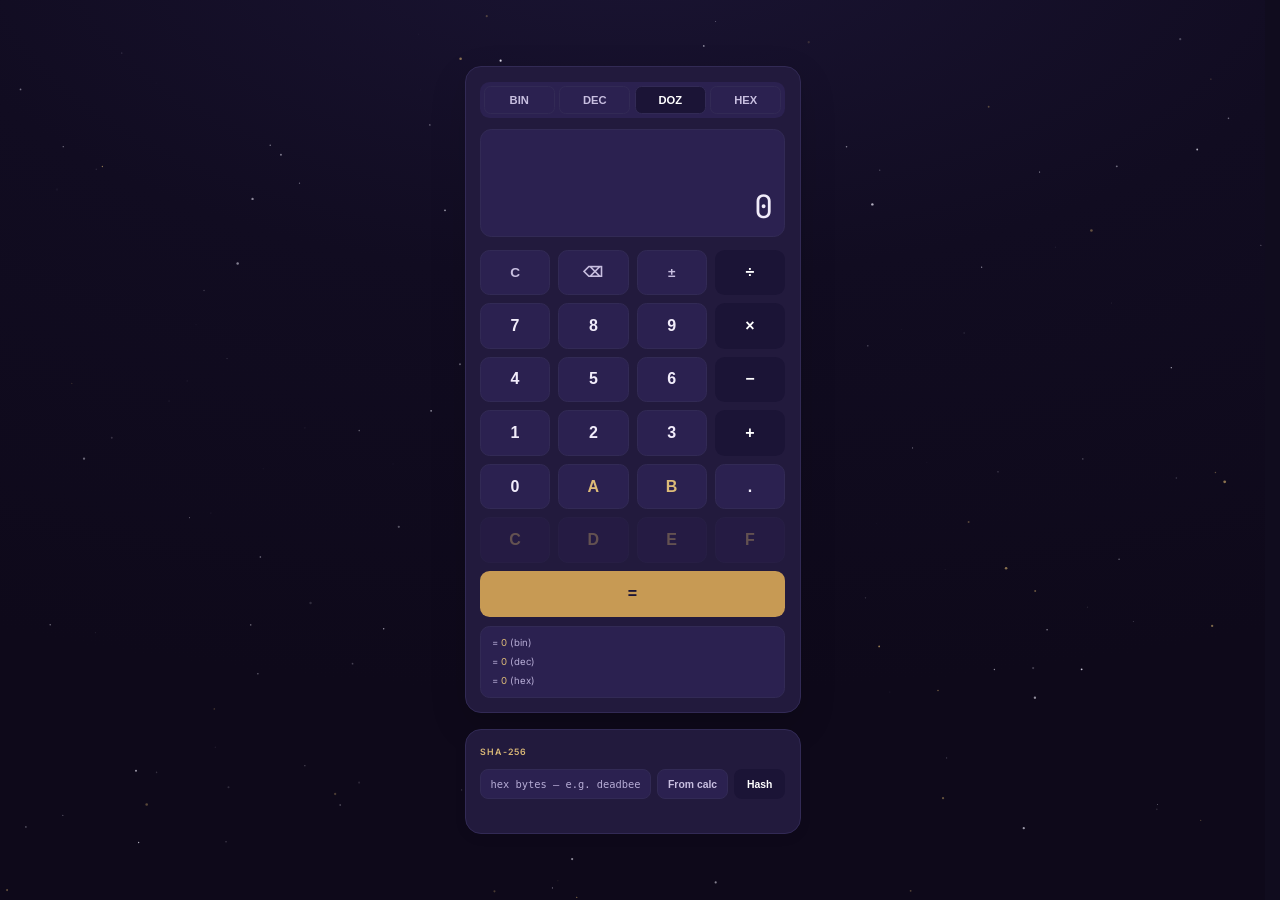
<file: index.html>
<!DOCTYPE html>
<html lang="en">
<head>
<meta charset="utf-8">
<meta name="viewport" content="width=device-width, initial-scale=1">
<title>Dozenal Calculator — mysticscards.space</title>
<link rel="preconnect" href="https://fonts.googleapis.com" />
<link rel="preconnect" href="https://fonts.gstatic.com" crossorigin />
<link href="https://fonts.googleapis.com/css2?family=Lora:ital,wght@0,400;0,500;0,600;0,700;1,400;1,500&family=Inter:wght@300;400;500;600&family=JetBrains+Mono:wght@400;500&display=swap" rel="stylesheet" />
<link rel="icon" href="favicon.ico" sizes="any" />
<link rel="icon" href="assets/favicon.svg" type="image/svg+xml" />
<link rel="apple-touch-icon" href="assets/apple-touch-icon.png" />
<link rel="manifest" href="manifest.webmanifest" />
<meta name="theme-color" content="#100c1e" />
<meta name="description" content="An exact-arithmetic calculator in base twelve, with binary, decimal, dozenal and hexadecimal modes." />
<meta property="og:type" content="website" />
<meta property="og:site_name" content="mysticscards.space" />
<meta property="og:title" content="Dozenal Calculator" />
<meta property="og:description" content="An exact-arithmetic calculator in base twelve, with binary, decimal, dozenal and hexadecimal modes." />
<meta name="twitter:card" content="summary" />
<meta name="version" content="1.5" />
<link rel="stylesheet" href="css/site.css" />
<link rel="stylesheet" href="css/calculator.css" />
</head>
<body class="starry">
<canvas class="stars-bg" aria-hidden="true"></canvas>
<script src="js/stars.js"></script>
  <main class="calc-stage">
  <h1 class="vh">Dozenal Calculator</h1>
  <div class="calc">
    <div class="modebar">
      <button class="mode" data-base="2">BIN</button>
      <button class="mode" data-base="10">DEC</button>
      <button class="mode active" data-base="12">DOZ</button>
      <button class="mode" data-base="16">HEX</button>
    </div>
    <div class="screen">
      <div class="expr" id="expr">&nbsp;</div>
      <div class="main" id="calcMain"><span id="calcMainText">0</span></div>
    </div>
    <div class="grid">
      <button class="fn" data-act="clear">C</button>
      <button class="fn" data-act="back" aria-label="Backspace">⌫</button>
      <button class="fn" data-act="sign" aria-label="Toggle sign">±</button>
      <button class="op" data-op="div">÷</button>

      <button data-d="7">7</button>
      <button data-d="8">8</button>
      <button data-d="9">9</button>
      <button class="op" data-op="mul">×</button>

      <button data-d="4">4</button>
      <button data-d="5">5</button>
      <button data-d="6">6</button>
      <button class="op" data-op="sub">−</button>

      <button data-d="1">1</button>
      <button data-d="2">2</button>
      <button data-d="3">3</button>
      <button class="op" data-op="add">+</button>

      <button data-d="0">0</button>
      <button class="digit-ab" data-d="A">A</button>
      <button class="digit-ab" data-d="B">B</button>
      <button data-d=".">.</button>

      <button class="digit-hex" data-d="C">C</button>
      <button class="digit-hex" data-d="D">D</button>
      <button class="digit-hex" data-d="E">E</button>
      <button class="digit-hex" data-d="F">F</button>

      <button class="eq" data-act="equals">=</button>
    </div>
    <div class="conv-panel">
      <div class="conv" id="conv"></div>
      <div class="conv2" id="conv2"></div>
      <div class="conv2" id="conv3"></div>
    </div>
  </div>

  <div class="sha">
    <div class="sha-title">SHA-256</div>
    <div class="sha-row">
      <input class="sha-input" id="shaInput" type="text" placeholder="hex bytes — e.g. deadbeef" spellcheck="false" />
      <button class="sha-btn ghost" id="shaFromCalc" title="Copy the calculator's value (as hex) into this box">From calc</button>
      <button class="sha-btn" id="shaBtn">Hash</button>
    </div>
    <div class="sha-error" id="shaErr"></div>
    <div class="sha-output" id="shaOutput">
      <div class="sha-out-row"><span class="sha-tag">HEX</span><span class="sha-val hex" id="shaHex"></span></div>
      <div class="sha-out-row"><span class="sha-tag">BIN</span><span class="sha-val" id="shaBin"></span></div>
    </div>
  </div>
  </main>

<script src="js/dozenal.js"></script>
<script src="js/calculator.js"></script>
</body>
</html>
</file>
<file: css/site.css>
/* ════════════════════════════════════════════════════════════════
   site.css — shared tokens, reset, typography, and site header
   All pages link this. Page-specific styles stay in inline <style>.
   ════════════════════════════════════════════════════════════════ */

/* ── Design tokens ─────────────────────────────────────────────── */
:root {
  /* ── Dark deep-purple theme ──────────────────────────────────────
     Warm gold accents on a deep violet ground. The AA helper tokens
     (--gold-ink, --ink-muted) are LIGHT here — small text sits on the
     dark surfaces, not on a light page. Playing-card faces keep their
     own light paper (--card-paper) so the dark suit pips stay legible. */
  --bg:            #100c1e;   /* deepened to the hero's darker violet (site-wide) */
  --surface:       #221a3d;
  --surface-alt:   #2b2150;
  --text:          #f1ecfa;
  --muted:         #9a90b8;   /* large / decorative only */
  --secondary:     #c8bfe0;
  --accent:        #1b1436;   /* header / footer / band chrome */
  --gold:          #c79a54;
  --gold-light:    #2e2450;   /* subtle violet highlight fill (was a cream) */
  --gold-ink:      #ddbb78;   /* light gold — small text on dark bg (AA 4.5:1) */
  --ink-muted:     #b7add6;   /* light muted — small text on dark bg (AA 4.5:1) */
  --rule:          #2c2550;
  --rule-strong:   #443a6b;
  --yang:          #1a1916;   /* card pip / yang line — used on light paper */
  --red:           #b53030;   /* hearts / diamonds — on light card paper */
  --green:         #1a1916;   /* clubs (render near-black on card paper) */
  --navy:          #1a1916;   /* spades */
  --text-muted:    #9a90b8;
  --card-dark:     #1a1916;
  --card-paper:    #f7f1e6;   /* warm paper for playing-card faces */
  --band:          #241c46;   /* full-bleed dark band (deep violet) */
  --border:        #322a55;
  --code-bg:       #241c46;
  --r-sm:          6px;
  --r-md:          12px;
  --r-lg:          20px;
  --card-radius:   4px;        /* playing-card faces — gentle real-card corners */
  --sh-sm:         0 1px 3px rgba(0,0,0,.07), 0 1px 2px rgba(0,0,0,.04);
  --sh-md:         0 4px 16px rgba(0,0,0,.08), 0 2px 6px rgba(0,0,0,.04);
  --sh-lg:         0 16px 48px rgba(0,0,0,.12), 0 4px 16px rgba(0,0,0,.06);
  --max-w:         1140px;
  --quadration-max-w: 560px;         /* shared cap for the quadration grid + finder grids that should track its size (life-script + connection mini-grids use 75% of this) */
  --section-gap:   var(--space-7);   /* vertical gap between stacked page sections (3rem) */
  --serif:         'Lora', Georgia, serif;
  --sans:          'Inter', system-ui, sans-serif;
  --mono:          'SFMono-Regular', ui-monospace, Menlo, Consolas, monospace;
  --ease:          .18s ease;
  /* ── Spacing scale ───────────────────────────────────────────────
     The intended rhythm. Adopt these for paddings/margins/gaps instead of
     typing rem values; --section-gap is derived from it. Existing off-grid
     values (.4/.45/.85/1.25/1.75rem…) are being migrated incrementally. */
  --space-1:       .25rem;
  --space-2:       .5rem;
  --space-3:       .75rem;
  --space-4:       1rem;
  --space-5:       1.5rem;
  --space-6:       2rem;
  --space-7:       3rem;
  /* ── Type scale ──────────────────────────────────────────────────
     Role-named font sizes; the heading registers + .subtitle/.lead are
     wired to these. New UI text should reference a token, not a literal. */
  --text-xs:       .8rem;     /* small caps labels, subtitle */
  --text-sm:       .85rem;    /* h3 / small text */
  --text-base:     1rem;      /* body (html root is 16px) */
  --text-md:       1.05rem;   /* lead paragraph */
  --text-lg:       1.35rem;   /* h2 */
  --text-xl:       2.2rem;    /* h1 */
}

/* ── Reset ──────────────────────────────────────────────────────── */
*, *::before, *::after { box-sizing: border-box; margin: 0; padding: 0; }
/* Root background matches the theme so the desktop overscroll/rubber-band area
   (when you scroll past the top or bottom) shows the deep-violet ground, not a
   white bar. overscroll-behavior-y also stops the bounce where supported.
   IMPORTANT: the starfield canvas (.stars-bg) is position:fixed; z-index:-1, so
   the stars only show through when the violet ground is painted on the ROOT
   (html) BEHIND that negative layer — a background on <body> paints ABOVE the
   canvas and hides the stars. So starry pages put the gradient on the root via
   html:has(body.starry) below, and body.starry itself stays transparent. The
   solid var(--bg) here is the fallback (keeps overscroll violet; flat violet if
   :has is unsupported). */
html { font-size: 16px; scroll-behavior: smooth; scrollbar-gutter: stable; background: var(--bg); overscroll-behavior-y: none; }
/* Starry pages: paint the drifting-star ground on the root so it sits behind the
   z-index:-1 star canvas (see .stars-bg + body.starry). */
html:has(body.starry) {
  background: radial-gradient(125% 85% at 50% -8%, #1a1433 0%, #110c21 46%, #0e091a 100%) fixed;
  /* the shorthand above resets background-color to transparent; restore the solid
     violet base so overscroll / svh-dvh gaps never flash white behind the fixed
     gradient (the gradient still paints the viewport on top). */
  background-color: var(--bg);
}
/* Lock horizontal scroll site-wide. Needs to be on BOTH html and body for
   iOS Safari (body-only is ignored), plus overscroll-behavior-x to kill
   the rubber-band elastic pan. position: relative gives layout a fresh
   containing block (another iOS-Safari requirement). */
html { overflow-x: hidden; overscroll-behavior-x: none; }
body {
  background: var(--bg);
  color: var(--text);
  font-family: var(--sans);
  line-height: 1.7;
  -webkit-font-smoothing: antialiased;
  display: flex;
  flex-direction: column;
  min-height: 100vh;
  overflow-x: hidden;
  overscroll-behavior-x: none;
  position: relative;
  max-width: 100vw;
}

/* ── Starfield background (shared) ─────────────────────────────────
   A fixed, full-viewport canvas of drifting, twinkling stars sits behind
   all content on a deep-violet ground. Opt in with `body.starry` + a
   `<canvas class="stars-bg">`; the animation lives in js/stars.js and
   honours prefers-reduced-motion. The violet gradient (the homepage's
   established starfield ground, kept verbatim) is painted on the ROOT via
   html:has(body.starry) above, so it sits behind the z-index:-1 canvas;
   body.starry stays transparent so it never paints over the stars. */
body.starry {
  background: transparent;
}
.stars-bg {
  position: fixed; inset: 0;
  width: 100%; height: 100%;
  z-index: -1; pointer-events: none;
}
a { color: inherit; text-decoration: none; }

/* Visible keyboard focus, site-wide (a11y 2.4.7). Uses :focus-visible so it
   only shows for keyboard/AT users, never on mouse click. */
:focus-visible { outline: 2px solid var(--gold); outline-offset: 2px; border-radius: 3px; }

/* Skip-to-content link (a11y 2.4.1) — off-screen until focused, then slides in
   over the sticky header. Injected with the header by site.js. */
.skip-link {
  position: fixed; left: 12px; top: -56px; z-index: 300;
  background: var(--accent); color: #fff;
  padding: .6rem 1rem; border-radius: 0 0 10px 10px;
  font-size: .8rem; font-weight: 600; letter-spacing: .04em;
  text-decoration: none; transition: top .16s ease;
}
.skip-link:focus { top: 0; }
.main-anchor { position: absolute; width: 0; height: 0; overflow: hidden; }

/* Visually-hidden utility — content stays in the DOM (and the accessibility/SEO
   document outline) but is clipped from view. Used for the per-page <h1 class="vh">
   that gives each tool page a proper top-level heading without a visible title.
   Promoted here from index.html now that several pages use it. */
.vh {
  position: absolute !important; width: 1px; height: 1px;
  padding: 0; margin: -1px; overflow: hidden;
  clip: rect(0 0 0 0); clip-path: inset(50%); white-space: nowrap; border: 0;
}

/* ── Typography ─────────────────────────────────────────────────── */
h1 {
  font-family: var(--serif);
  font-size: var(--text-xl);
  font-weight: normal;
  letter-spacing: -0.01em;
  line-height: 1.2;
  margin-bottom: 0.4rem;
}
h2 {
  font-family: var(--serif);
  font-size: var(--text-lg);
  font-weight: normal;
  margin: 3.5rem 0 1rem;
  padding-bottom: 0.4rem;
  border-bottom: 1px solid var(--rule);
}
h3 {
  font-size: var(--text-sm);
  font-weight: 600;
  letter-spacing: 0.08em;
  text-transform: uppercase;
  color: var(--muted);
  margin: 2rem 0 0.75rem;
}
p { margin-bottom: 1rem; }
p:last-child { margin-bottom: 0; }

.subtitle {
  font-family: var(--mono);
  font-size: var(--text-xs);
  color: var(--muted);
  margin-bottom: 2.5rem;
  letter-spacing: 0.04em;
}
.lead {
  font-size: var(--text-md);
  color: var(--secondary);
  line-height: 1.75;
  margin-bottom: 2rem;
}
hr { border: none; border-top: 1px solid var(--rule); margin: 2rem 0; }
code {
  font-family: var(--mono);
  font-size: 0.82em;
  background: var(--code-bg);
  padding: 0.12em 0.4em;
  border-radius: 3px;
}
pre {
  font-family: var(--mono);
  font-size: 0.8rem;
  background: var(--code-bg);
  padding: 1.25rem 1.5rem;
  border-radius: 6px;
  overflow-x: auto;
  line-height: 1.6;
  margin: 1.25rem 0;
  border-left: 3px solid var(--accent);
}

/* ── Layout ─────────────────────────────────────────────────────── */
.page-content {
  width: 100%;
  max-width: 780px;
  margin: 0 auto;
  padding: 1.25rem 1.5rem 6rem;
  align-self: center;
}
.page-header {
  margin-bottom: 2rem;
  padding-bottom: 1.5rem;
  border-bottom: 1px solid var(--rule);
}

/* Uniform vertical rhythm between stacked top-level sections. Mark each section
   `.page-section`; the gap between any two adjacent ones is a single margin
   driven by --section-gap (change it in :root to re-space every such page at
   once). A section's OWN padding is then just internal framing, not the gap —
   keep section vertical padding at 0 and let this rule own the spacing. The
   first .page-section gets no top margin, so a page's top inset is set wherever
   that first section's padding/header sits. Pages whose sections live in
   different wrappers (e.g. iching, astrology) can't use this sibling rule, so
   they reference var(--section-gap) directly on their own gap. */
.page-section + .page-section { margin-block-start: var(--section-gap); }

/* ── Section minimise/maximise (shared) ────────────────────────────
   Opt-in pattern: wrap a .page-section's body in .section-bodywrap >
   .section-bodymin, replace the .section-label span with a button.section-toggle
   (containing the label + a .section-chev SVG), and toggleSection(id) (in
   site.js) flips .section-open on the parent .page-section. CSS handles the
   grid-rows 0fr → 1fr unfurl, the chevron rotation, and prefers-reduced-motion. */
.page-section .section-toggle {
  background: none; border: none; padding: 0; cursor: pointer;
  display: flex; align-items: center; justify-content: center;
  gap: .55rem;
  margin: 0 auto;
  font: inherit;
}
.page-section .section-toggle:focus-visible {
  outline: 2px solid var(--gold); outline-offset: 4px;
  border-radius: 4px;
}
.page-section .section-toggle .section-label,
.page-section .section-toggle .hex-ref-label { margin: 0; }
.section-chev {
  width: 11px; height: 11px;
  color: var(--gold); opacity: .55;
  flex-shrink: 0;
  transition: transform .25s ease, opacity .18s;
}
.section-toggle:hover .section-chev,
.section-toggle:focus-visible .section-chev { opacity: 1; }
.page-section.section-open .section-chev { transform: rotate(180deg); }
.section-bodywrap {
  display: grid; grid-template-rows: 0fr;
  margin-top: 0;
  transition: grid-template-rows .4s ease, margin-top .4s ease;
}
.page-section.section-open .section-bodywrap {
  grid-template-rows: 1fr;
  margin-top: 1rem;
}
/* A little top room inside the (overflow-hidden) collapse wrapper: leaves a slight
   gap below each section subtitle and stops top-poking decorations — a selected
   button's gold outline, the saved-birthday badge — from being clipped, while open.
   Kept at 0 while collapsed (below) — otherwise this padding is the one part of
   the wrapper that DOESN'T shrink with grid-template-rows: 0fr (padding isn't
   compressed by the 0fr track the way content height is), so a sliver of exactly
   that padding's height stays visible — the very decorations it was added to
   protect (a selected tool's gold outline, a saved-birthday badge) go on peeking
   out the top of an otherwise-collapsed section. */
.section-bodymin { overflow: hidden; min-height: 0; padding-top: 0; transition: padding-top .4s ease; }
.page-section.section-open .section-bodymin { padding-top: 8px; }
@media (prefers-reduced-motion: reduce) {
  .section-bodywrap { transition: none; }
  .section-chev { transition: none; }
  .section-bodymin { transition: none; }
}

/* ── Site header and nav ────────────────────────────────────────── */
.site-header {
  position: sticky; top: 0; z-index: 200;
  background: var(--accent);
  border-bottom: 1px solid rgba(255,255,255,.08);
}
.site-header.scrolled { box-shadow: 0 2px 12px rgba(0,0,0,.25); }
/* Blended header on starry pages — the sticky bar melts into the starfield:
   transparent at rest, easing to a faint deep-violet veil once the page scrolls
   (site.js toggles .scrolled). The logo/burger/nav are already light, so they
   read on the dark ground; the open nav dropdown keeps its own --accent bg. */
body.starry .site-header { background: transparent; border-bottom-color: transparent; }
body.starry .site-header.scrolled {
  background: rgba(22, 16, 41, .82);
  -webkit-backdrop-filter: blur(8px); backdrop-filter: blur(8px);
  border-bottom-color: rgba(255, 255, 255, .06);
}
.sh-inner {
  display: flex; align-items: center; height: 64px;
  max-width: var(--max-w); margin: 0 auto;
  padding: 0 2rem; position: relative;
}
.sh-logo {
  font-family: var(--serif); font-size: 1.45rem; font-weight: 400;
  letter-spacing: .01em; color: rgba(255,255,255,.92);
  text-decoration: none; position: absolute;
  left: 50%; transform: translateX(-50%); white-space: nowrap;
}
.sh-logo .suit { color: var(--gold); }
/* Menu trigger: a labelled, >=44px touch target (a11y 2.5.5) so it reads as
   navigation, not a bare glyph. */
.burger {
  background: none; border: none; cursor: pointer;
  margin-left: auto; min-height: 44px; padding: 0 4px;
  display: flex; align-items: center; gap: 9px; z-index: 1;
  color: rgba(255,255,255,.85);
}
/* Burger bars sit in an absolutely-positioned stack so they can rotate into
   an X when the menu is open. site.js toggles .is-open on the burger. */
.burger-bars { position: relative; width: 22px; height: 16px; }
.burger-bars span {
  display: block; position: absolute; left: 0;
  width: 22px; height: 2px;
  background: currentColor; border-radius: 2px;
  transition: transform .25s ease, opacity .2s ease;
}
.burger-bars span:nth-child(1) { top: 0; }
.burger-bars span:nth-child(2) { top: 7px; }
.burger-bars span:nth-child(3) { top: 14px; }
.burger.is-open .burger-bars span:nth-child(1) { transform: translateY(7px)  rotate(45deg); }
.burger.is-open .burger-bars span:nth-child(2) { opacity: 0; }
.burger.is-open .burger-bars span:nth-child(3) { transform: translateY(-7px) rotate(-45deg); }

/* Frosted-glass menu — semi-transparent --accent (rgba 27,20,54 ≈ --accent
   #1b1436 at ~72%) + 14px backdrop blur, with a hairline gold top edge so
   it reads as the header unfurling rather than a panel floating beneath
   it. Always in flow (display:flex) so it can fade + slide; visibility
   gates focusability while closed. */
.sh-nav {
  display: flex; flex-direction: column;
  position: absolute; top: 64px; right: 0;
  /* Size to the widest item — currently CELESTIAL KEYS sets the width.
     max-content + .sh-nav a { white-space: nowrap } keeps every row on
     one line without leaving a desktop-sized gap on the right. */
  width: max-content;
  max-width: calc(100vw - 1rem);
  padding: 6px;
  background: rgba(27, 20, 54, .72);
  -webkit-backdrop-filter: blur(14px) saturate(140%);
          backdrop-filter: blur(14px) saturate(140%);
  /* No outer hairline border — relies on the gold inset top edge + the
     atmospheric shadow to define the panel. Reads cleaner on the dark
     ground than the previous 1px white-alpha rim. */
  border: none;
  border-radius: 0 0 16px 16px;
  box-shadow:
    inset 0 1px 0 rgba(199,154,84,.32),
    inset 1px 0 0 rgba(199,154,84,.10),
    inset -1px 0 0 rgba(199,154,84,.10),
    0 18px 44px rgba(0,0,0,.55);
  opacity: 0; visibility: hidden; pointer-events: none;
  transform: translateY(-6px);
  transition: opacity .2s ease, transform .25s ease, visibility 0s linear .25s;
}
.sh-nav.open {
  opacity: 1; visibility: visible; pointer-events: auto;
  transform: none;
  transition: opacity .2s ease, transform .25s ease, visibility 0s linear 0s;
}
.sh-nav a {
  display: flex; align-items: center; min-height: 44px;
  font-size: .72rem; font-weight: 600; letter-spacing: .08em;
  text-transform: uppercase; text-decoration: none;
  padding: 0 1rem 0 calc(1rem - 3px);
  border-left: 3px solid transparent;
  border-radius: 0 6px 6px 0;
  color: rgba(255,255,255,.82); white-space: nowrap;
  transition: background .18s, color .18s, border-color .18s;
}
.sh-nav a:hover,
.sh-nav a:focus-visible {
  background: rgba(199,154,84,.12);
  color: var(--gold-ink);
  border-left-color: rgba(199,154,84,.45);
  outline: none;   /* the gold rail + soft tint IS the focus indicator */
}
/* Deliberately no auto-highlight for the current page — the menu reads
   uniformly quiet until the user hovers / focuses. The page title in
   the header top-left already names where you are. .active stays in
   the DOM (set by site.js) for any future semantic use. */
.sh-nav a.active { /* intentionally empty */ }

@media (prefers-reduced-motion: reduce) {
  .sh-nav { transition: visibility 0s; transform: none; }
  .burger-bars span { transition: none; }
}
.sh-nav hr { border: none; border-top: 1px solid rgba(255,255,255,.12); margin: .25rem 0; }
.sh-nav .nav-heading {
  font-size: .6rem; font-weight: 700; letter-spacing: .12em;
  text-transform: uppercase; color: rgba(255,255,255,.5);
  padding: .6rem 1rem .2rem;
  border-top: 1px solid rgba(255,255,255,.1);
  margin-top: .25rem;
}
/* First group label sits flush at the top of the menu (no divider above it). */
.sh-nav .nav-heading:first-child { border-top: none; margin-top: 0; padding-top: .2rem; }
.sh-nav .tool-btn {
  background: rgba(255,255,255,.06); border: 1px solid rgba(255,255,255,.14);
  color: rgba(255,255,255,.82); border-radius: 8px;
  min-height: 44px; padding: 0 1rem; font-size: .72rem; font-weight: 600;
  letter-spacing: .04em; cursor: pointer; text-align: left;
  transition: background .18s, color .18s; white-space: nowrap; width: 100%;
}
.sh-nav .tool-btn:hover { background: var(--gold); color: var(--accent); }
@media (max-width: 560px) {
  .sh-inner { padding: 0 1rem; }
  .sh-logo { font-size: 1.15rem; }
}

/* ── Buttons (shared) ───────────────────────────────────────────────
   The canonical general-purpose button. Base = a neutral utility button
   (surface-alt fill, hairline border, warming gold hover); modifiers cover
   the common variants. Domain controls keep their own look on purpose — the
   calculator keypad, the I Ching cast-icon buttons, and the in-game buttons
   are deliberate sub-languages, not this button. New ordinary buttons use
   `.btn` (+ a modifier) so they inherit the system for free. */
.btn {
  display: inline-flex; align-items: center; justify-content: center; gap: .35rem;
  background: var(--surface-alt); border: 1px solid var(--border);
  border-radius: var(--r-sm); padding: .4rem .85rem;
  font-family: var(--sans); font-size: .75rem; font-weight: 500; letter-spacing: .03em;
  color: var(--secondary); cursor: pointer; white-space: nowrap;
  transition: background var(--ease), border-color var(--ease), color var(--ease);
}
.btn:hover { border-color: var(--gold); color: var(--gold); background: var(--gold-light); }
.btn:disabled { opacity: .4; cursor: default; }
/* Primary call-to-action: gold fill, dark ink. */
.btn--gold { background: var(--gold); border-color: transparent; color: var(--accent); }
.btn--gold:hover { background: var(--gold-ink); color: var(--accent); }
/* Secondary: transparent until hover. */
.btn--ghost { background: transparent; }
/* Square icon button (pairs with an inline SVG). */
.btn--icon { padding: .4rem; }

/* ── Shared playing-card faces ──────────────────────────────────────
   Canonical copy used by cardsoflife, quadrations and astrology.
   iching.html keeps its own px-tuned variant (small cast cards) which
   overrides these by cascade order. Pages add their own sizing /
   interactivity (cursor, hover, width) on top of this base. */
.spread-card {
  position: relative;
  overflow: hidden;
  background: var(--card-paper);          /* cards stay on light paper in the dark theme */
  border: 1px solid #e3d8c4;
  border-radius: var(--card-radius);
  container-type: inline-size;
  aspect-ratio: 5 / 7;
}
.spread-card.hearts,  .spread-card.diamonds { color: var(--red); }
.spread-card.clubs  { color: var(--green); }
.spread-card.spades { color: var(--navy); }
.spread-card.joker  { color: var(--gold); }
/* Court figures — and now the Joker's original "Quinta Essentia" art — have a
   transparent body, so they sit on the parchment card face like the number cards.
   The Joker art is full-bleed (fills the card) so its four suits reach the corners. */
.spread-card.joker .court-art { inset: 0; width: 100%; height: 100%; }
.card-corner {
  position: absolute; z-index: 1;
  display: flex; flex-direction: column; align-items: center; gap: 1px; line-height: 1;
}
.card-tl { top: 2.5%; left: 4%; }
.card-br { bottom: 2.5%; right: 4%; transform: rotate(180deg); }
.cc-rank { font-family: var(--serif); font-size: 22cqw; font-weight: 500; line-height: 1; }
.cc-suit { font-size: 14cqw; line-height: 1; }
/* Joker only: "oker" descends vertically beneath the Jack-style "J" so the corner
   reads "Joker", using the same serif + corner position as the court indices. */
.cc-rest { font-family: var(--serif); font-size: 9cqw; font-weight: 500; line-height: 1.04;
  writing-mode: vertical-rl; text-orientation: upright; letter-spacing: .2cqw; margin-top: .4cqw; }
.card-pips { position: absolute; top: 18%; bottom: 18%; left: 12%; right: 12%; }
.pip {
  position: absolute; transform: translate(-50%, -50%);
  font-size: 20cqw; line-height: 1; user-select: none; pointer-events: none;
}
.pip.inv { transform: translate(-50%, -50%) rotate(180deg); }
.pip.ace { font-size: 44cqw; }
.pip-svg { width: 1em; height: 1em; fill: currentColor; display: block; }
.court-art {
  position: absolute; inset: 8% 5%;
  width: 90%; height: 84%;
  object-fit: contain; object-position: center;
}
/* Alternate "pips-only" courts: each court renders BOTH the figure (.court-art +
   .court-pip) and a pip layout (.card-pips.court-only); body.pips-only swaps them
   with pure CSS — no re-render. Toggled from the Quadrations controls. The Joker
   keeps its emblem (it has no pip form), so it's excluded. */
.court-only { display: none; }
body.pips-only .spread-card:not(.joker) .court-art,
body.pips-only .spread-card:not(.joker) .court-pip { display: none; }
body.pips-only .spread-card:not(.joker) .court-only { display: block; }
/* Suit pip beside the court figure's head (position set inline per card), using
   the same glyph + suit colour as the number cards and matched to their size. */
.court-pip {
  position: absolute; z-index: 1;
  transform: translate(-50%, -50%);
  font-size: 20cqw; line-height: 1; pointer-events: none;
}
.card-face {
  position: absolute; inset: 5%;
  display: flex; flex-direction: column; align-items: center; justify-content: center; gap: 1px;
}
.card-face-letter { font-family: var(--serif); font-size: 42cqw; font-weight: 400; line-height: 1; }
.card-face-sym    { font-size: 24cqw; opacity: .75; }

/* ── Shared card back (engine-turned gold rosette + I Ching cash coin) ──
   The single source of truth for the card-back design, reused by the homepage
   casting field (.mini), the Cards of Life life-script riffle (.ls-back), and
   the I Ching cast deal. Purely visual + self-contained (fills its parent, sets
   its own --cash-hole) — each context adds its own positioning / flip transform.
   Markup: <div class="card-back"><span class="cb-coin"></span></div>. */
.card-back {
  position: absolute; inset: 0;
  border-radius: inherit; overflow: hidden;
  --cash-hole: 30%;   /* cash-coin square hole, as a % of the coin */
  background: linear-gradient(155deg, #2a2154 0%, #1c1440 60%, #160e2e 100%);
  border: 1px solid rgba(221,187,120,.42);
}
/* inner frame line */
.card-back::before {
  content: ''; position: absolute; inset: 8%; border-radius: 2px;
  border: 1px solid rgba(221,187,120,.45);
}
/* engine-turned guilloché rosette */
.card-back::after {
  content: ''; position: absolute; left: 50%; top: 50%;
  width: 78%; aspect-ratio: 1; transform: translate(-50%, -50%);
  border-radius: 50%;
  background:
    repeating-radial-gradient(circle at 50% 50%, rgba(221,187,120,.3) 0 1px, transparent 1px 4px),
    repeating-conic-gradient(from 0deg, rgba(221,187,120,.18) 0deg 2deg, transparent 2deg 9deg);
  -webkit-mask: radial-gradient(circle, #000 56%, transparent 60%);
          mask: radial-gradient(circle, #000 56%, transparent 60%);
}
/* the cash coin at the hub */
.card-back .cb-coin {
  position: absolute; left: 50%; top: 50%; z-index: 2;
  container-type: inline-size;
  width: 42%; aspect-ratio: 1; transform: translate(-50%, -50%);
  border-radius: 50%;
  background: radial-gradient(circle at 38% 30%, #efd79e 0%, #d3aa61 42%, #a9813f 72%, #75582a 100%);
  border: 1px solid #5a4220;
  box-shadow: inset 0 1px 2px rgba(255,246,222,.5), inset 0 -2px 4px rgba(58,38,14,.55), 0 2px 5px rgba(0,0,0,.5);
  display: flex; align-items: center; justify-content: center;
}
.card-back .cb-coin::after {
  content: ''; width: var(--cash-hole); height: var(--cash-hole); border-radius: 1.5px;
  background: radial-gradient(circle at 50% 38%, #2a1f12, #120c06);
  box-shadow: inset 0 1px 2px rgba(0,0,0,.85);
  border: 1px solid #5a4220;
}

/* ── Shared spread grid (7-column card layout) ──────────────────── */
.spread-grid {
  display: grid;
  grid-template-columns: repeat(7, 1fr);
  gap: .45rem .35rem;
  align-items: center;
  width: 100%;
  max-width: var(--quadration-max-w);
  margin: 0 auto;
}
.planet-col-label {
  text-align: center; font-size: 1.5rem;
  color: var(--text-muted); padding-top: .4rem; line-height: 1;
}
.crown-row { grid-column: 1 / -1; display: grid; grid-template-columns: repeat(7, 1fr); gap: .45rem .35rem; }

/* Seats + displacement ghost chips. Each seat carries two chips read against
   its LIFE occupant: .sl-ghost-d names the card it displaces (the seat's
   Spirit owner), .sl-ghost-b the card it is displaced by. The grid classes
   .sl-ghosts / .sl-ghosts-by (buildSpreadGrid's showGhosts — the Quadration
   Life view's Displaces / Displaced-by pills) pick which set renders. Cards
   are re-seated after the chips in DOM order, so chips keep order:1 to stay
   under the card. */
.sl-seat { min-width: 0; display: flex; flex-direction: column; }
.sl-seat .spread-card { order: 0; }
/* The two chips share one row under the card, side by side. */
.sl-ghost-row { order: 1; display: flex; justify-content: center; gap: .22rem; margin-top: .22rem; }
.sl-ghost {
  display: none;
  padding: .08rem .3rem;
  font-family: var(--sans); font-size: .55rem; font-weight: 600;
  letter-spacing: .03em; line-height: 1.2; border-radius: 4px;
  background: rgba(253,250,245,.82); /* --surface at 82% for the navy band */
  white-space: nowrap; user-select: none; pointer-events: none;
}
.spread-grid.sl-ghosts .sl-ghost-d,
.spread-grid.sl-ghosts-by .sl-ghost-b { display: block; }
.sl-ghost-self { visibility: hidden; }
.sl-ghost.hearts, .sl-ghost.diamonds { color: var(--red); }
.sl-ghost.clubs  { color: var(--green); }
.sl-ghost.spades { color: var(--navy); }

/* ── Compare-card popup (shared chrome) ─────────────────────────────
   The card-detail overlay used by cardsoflife, iching, quadrations and
   astrology. The shared visual chrome lives here; each page keeps only its
   own overrides in its inline <style> (overlay z-index, cardFlip flip
   direction, #ccFace reset, footer variant, displacement-link styling).
   Canonical tokens; personality text uses Lora (see add-site-page notes). */
.ccard-overlay.open { display: flex; }
/* Lock background scroll while a fullscreen popup overlay is open (the card
   popup or the hexagram popup, on any page). scrollbar-gutter:stable on <html>
   (see the reset) keeps the layout from shifting when the scrollbar is hidden. */
html:has(.ccard-overlay.open),
html:has(.hx-overlay.open) { overflow: hidden; }
.ccard-popup {
  background: var(--surface); border-radius: var(--r-lg);
  /* Permanent gold ring to match the hexagram popup. */
  box-shadow: 0 0 0 1.5px var(--gold), var(--sh-lg); max-width: 420px; width: 100%;
  position: relative;
  animation: cardFlip .25s cubic-bezier(.23,1,.32,1);
  display: flex; flex-direction: column;
  height: 460px; max-height: 88vh; overflow: hidden;
}
.ccard-close {
  position: absolute; top: .4rem; right: .9rem; z-index: 2;
  width: 28px; height: 28px; border-radius: 50%;
  background: var(--surface-alt); border: 1px solid var(--border);
  font-size: .78rem; color: var(--muted);
  display: flex; align-items: center; justify-content: center;
  cursor: pointer; transition: all var(--ease);
}
.ccard-close:hover { background: var(--border); color: var(--text); }
/* Solar Value banner — pinned at the very top of the popup */
.ccard-solar {
  display: flex; align-items: center; justify-content: center;
  padding: .45rem 1rem;
  background: rgba(217,184,122,.08);
  border-bottom: 1px solid var(--border);
}
.ccard-solar-value {
  font-family: var(--serif); font-size: 1.5rem; font-weight: 700;
  color: var(--gold); line-height: 1;
}
/* Period reading: hide solar banner */
/* (Previously hid .ccard-solar in period popups — restored so the Your-Cards
   popups carry the same SV badge as the rest of the compare-card popups.) */
.ccard-header {
  display: flex; gap: 1.35rem; align-items: flex-start;
  padding: 1.35rem 1.75rem 1.2rem;
  border-bottom: 1px solid var(--border);
}
.ccard-info { flex: 1; min-width: 0; padding-top: .1rem; }
.ccard-name {
  font-family: var(--serif); font-size: 1.45rem; font-weight: 400;
  line-height: 1.15; margin-bottom: .18rem;
}
.ccard-subtitle {
  font-size: .62rem; letter-spacing: .14em; text-transform: uppercase;
  color: var(--muted);
}
.ccard-keywords {
  padding: .55rem 1.75rem;
  border-top: 1px solid var(--border);
  font-size: .72rem; color: var(--gold);
  letter-spacing: .03em; line-height: 1.55;
  text-align: center;
  display: -webkit-box; -webkit-box-orient: vertical; -webkit-line-clamp: 2;
  overflow: hidden;
}
.ccard-planets {
  font-size: .62rem; letter-spacing: .08em;
  color: var(--muted); margin-top: .25rem;
}
.ccard-body {
  flex: 1; overflow-y: auto; min-height: 0;
  padding: 1.2rem 1.75rem;
}
.ccard-personality {
  font-family: 'Lora', Georgia, serif;
  font-size: .875rem; color: var(--secondary); line-height: 1.82;
  text-align: center;
}
/* Displacement card tokens (rank+suit) — white tiles like the calendar chips,
   so the black clubs/spades read on the dark popup (--surface) and finder ground.
   Shared by the compare popup and the finder/relationship displacement lines. */
.cc-dcard {
  display: inline-block; background: rgba(255,255,255,.94); color: var(--card-dark);
  border: 0; border-radius: var(--r-sm);
  padding: .06em .42em; margin: 0 .08em;
  font-family: var(--serif); font-weight: 600; font-size: .95em; line-height: 1.25;
  vertical-align: baseline;
}
.cc-dcard.hearts, .cc-dcard.diamonds { color: var(--red); }
.cc-dcard.clubs,  .cc-dcard.spades   { color: var(--card-dark); }
button.cc-dcard { cursor: pointer; transition: box-shadow var(--ease), transform var(--ease); }
button.cc-dcard:hover { box-shadow: var(--sh-sm); transform: translateY(-1px); }
@media (prefers-reduced-motion: reduce) { button.cc-dcard:hover { transform: none; } }

/* ── Single-gate hexagram popup (shared chrome) ─────────────────────
   Used by iching, hexagrams and astrology. Shared chrome here; each page
   keeps its own overrides inline: .hx-overlay z-index, .hx-header /
   .hx-body / .hx-keynote padding, .hx-shadow margin, plus astrology's
   .hx-line/.hx-line-tag. Readable oracle text (kw/image/keynote) uses
   --gold-ink for AA contrast. */
.hx-overlay.open { display: flex; }
.hx-popup {
  background: var(--surface); border-radius: 14px;
  /* Permanent gold ring (was the keyboard-focus outline only) + depth shadow. */
  box-shadow: 0 0 0 1.5px var(--gold), 0 20px 60px rgba(0,0,0,.3);
  max-width: 420px; width: 100%; position: relative;
  display: flex; flex-direction: column;
  height: 480px; max-height: 88vh; overflow: hidden;
  animation: hxIn .25s cubic-bezier(.23,1,.32,1);
}
@keyframes hxIn { from { opacity: 0; transform: translateY(8px) scale(.98); } to { opacity: 1; transform: none; } }
.hx-close {
  position: absolute; top: .9rem; right: .9rem; z-index: 2;
  width: 28px; height: 28px; border-radius: 50%;
  background: var(--surface-alt); border: 1px solid var(--rule);
  font-size: .78rem; color: var(--muted);
  display: flex; align-items: center; justify-content: center;
  cursor: pointer; transition: all var(--ease);
}
.hx-close:hover { background: var(--rule); color: var(--text); }
.hx-nav {
  position: absolute; top: 50%; transform: translateY(-50%); z-index: 2;
  width: 2rem; height: 3.5rem; display: flex; align-items: center; justify-content: center;
  color: var(--muted); font-size: 1.5rem; opacity: .45; cursor: pointer;
  background: none; border: none; transition: opacity var(--ease), color var(--ease);
}
.hx-nav:hover { opacity: 1; color: var(--text); }
.hx-prev { left: .15rem; } .hx-next { right: .15rem; }
.hx-fig { flex-shrink: 0; display: flex; flex-direction: column; align-items: center; gap: .4rem; }
.hx-fig-svg { background: var(--band); border-radius: 8px; padding: .65rem .75rem; --yang: rgba(255,255,255,.9); }
.hx-fig-num { font-family: var(--mono); font-size: .58rem; color: var(--muted); letter-spacing: .05em; }
.hx-id { flex: 1; min-width: 0; padding-top: .15rem; }
.hx-kw { font-family: var(--mono); font-size: .62rem; letter-spacing: .14em; text-transform: uppercase; color: var(--gold-ink); margin-bottom: .35rem; }
.hx-name { font-family: var(--serif); font-size: 1.85rem; font-weight: 400; line-height: 1.1; margin-bottom: .35rem; }
.hx-trig { font-size: .6rem; letter-spacing: .1em; text-transform: uppercase; color: var(--muted); }
.hx-image { font-family: var(--serif); font-style: italic; font-size: 1.05rem; line-height: 1.45; color: var(--gold-ink); padding: 1px 28px 0; text-align: center; }
.hx-body p { font-family: var(--serif); font-size: 16px; line-height: 1.8; color: var(--text); margin-bottom: 10px; text-align: center; }

/* ── Site footer ────────────────────────────────────────────────── */
.site-footer {
  background: var(--accent);
  border-top: 1px solid rgba(255,255,255,.08);
  margin-top: auto;
}
/* On starry pages the footer melts into the starfield too — transparent with no
   top rule, so the fan mark sits straight on the night sky (matches the header). */
body.starry .site-footer { background: transparent; border-top-color: transparent; }
.sf-inner {
  display: flex;
  align-items: center;
  justify-content: center;
  height: 64px;
  max-width: var(--max-w);
  margin: 0 auto;
  padding: 0 2rem;
  color: rgba(255,255,255,.62);   /* AA on the starfield ground (was .4 = 3.79:1) */
  font-size: .72rem;
  letter-spacing: .14em;
  text-transform: uppercase;
  font-weight: 500;
}
/* Rich footer — injected by site.js when .sf-inner is empty (pages with a
   custom footer keep theirs untouched). Minimal: just the fan mark, thin. */
.sf-inner.sf-rich {
  display: grid;
  grid-template-columns: 1fr auto 1fr;
  align-items: center;
  height: auto; padding: .6rem 2rem;
  text-transform: none; letter-spacing: normal; font-weight: 400;
}
.sf-mark { display: inline-flex; line-height: 0; }
.sf-mark svg, .sf-mark img { width: 48px; height: 48px; display: block; }
.sf-spacer { display: block; }
/* Discreet hexagram row — left of the footer on divination pages (iching +
   cardsoflife). Each mark is subtle on the night sky and brightens on
   hover/focus; keyboard-reachable via the global focus ring. */
.sf-seeds { justify-self: start; display: inline-flex; align-items: center; gap: .6rem; }
.sf-seed {
  display: inline-flex; line-height: 0;
  opacity: .2; transition: opacity var(--ease);
}
/* On pages with a single Seed link (legacy callers), keep the standalone mark
   pinned to the start of the grid track the way it always was. */
.sf-inner.sf-rich > .sf-seed { justify-self: start; }
.sf-seed svg { width: 15px; height: 17px; display: block; }
.sf-seed:hover, .sf-seed:focus-visible { opacity: .85; }
.sf-email {
  justify-self: end;
  font-family: var(--sans); font-size: clamp(.52rem, 1.7vw, .7rem); letter-spacing: .03em;
  color: var(--gold); text-decoration: none; white-space: nowrap; min-width: 0;
  transition: opacity var(--ease);
}
.sf-email:hover { opacity: .7; }
.sf-email svg { display: block; }
@media (max-width: 560px) {
  .sf-inner.sf-rich { padding: .55rem 1rem; }
}

/* ════════════════════════════════════════════════════════════════
   Page transitions (shared)
   Smooth same-origin navigations. Where the browser supports cross-
   document View Transitions (current Chrome/Safari) it cross-fades the
   old page into the new one natively — the shared starfield stays put,
   so only the content dissolves. Browsers without them fall back to a
   deep-violet veil wired in js/site.js. All off under reduced-motion.
   ════════════════════════════════════════════════════════════════ */
@view-transition { navigation: auto; }
::view-transition-old(root), ::view-transition-new(root) { animation-duration: .42s; }

/* Veil fallback (non-VT browsers; toggled by js/site.js). A fixed wash in
   the site's own violet ground, so a leave dissolves to the same colour the
   next page opens on — no white flash, no hard cut. */
.pg-veil {
  position: fixed; inset: 0; z-index: 9000; pointer-events: none;
  background: radial-gradient(125% 85% at 50% -8%, #1a1433 0%, #110c21 46%, #0e091a 100%);
  opacity: 0; transition: opacity .34s ease;
}
.pg-veil.show { opacity: 1; }

/* Content cross-fade for popup steppers (the ‹ › arrows). The popup shell
   stays put — only its content region blinks over to the next entry, so
   paging no longer reads as a flat jump-cut. Retriggered from JS via the
   codebase idiom (remove → reflow → add). Opacity-only + short, matching
   the page's existing short-eased motion language. */
@keyframes stepFade { from { opacity: 0; } to { opacity: 1; } }
.step-fade { animation: stepFade .16s ease; }

@media (prefers-reduced-motion: reduce) {
  ::view-transition-group(*), ::view-transition-old(*), ::view-transition-new(*) { animation: none !important; }
  .pg-veil { transition: none; }
  .ccard-popup, .hx-popup { animation: none; }
  /* The closing flip is applied by .ccard-popup.closing (0,2,0), which out-ranks
     the bare .ccard-popup guard above (0,1,0) — restate it here so reduced-motion
     users don't get the 3D flip-out. closeCompareCard() closes immediately in
     that case (it can't wait on an animationend that never fires). */
  .ccard-popup.closing { animation: none; }
  .step-fade { animation: none; }
}
</file>
<file: css/calculator.css>
:root {
    /* Page aliases for the calculator UI — all reference canonical tokens in
       css/site.css. Base tokens (--bg, --surface, --surface-alt, --border,
       --secondary, --gold-light, --serif, --sans) inherit directly. */
    --cal-border-strong: var(--rule-strong);
    --txt:           var(--text);
    --cal-muted:     var(--ink-muted);   /* a11y: light muted, AA on dark surface */
    --key:           var(--surface-alt); /* keypad keys: surface-alt, above the panel */
    --key-hi:        var(--rule-strong);
    --op:            var(--accent);
    --op-hi:         var(--band);
    --cal-accent:    var(--gold-ink);   /* light gold for small text, AA on dark */
    --cal-accent-hi: var(--gold);
    --eq:            var(--gold);
    --eq-hi:         var(--gold-ink);
    --danger:        var(--red);
  }
  * { box-sizing: border-box; }
  html { height: 100%; }
  body {
    margin: 0; min-height: 100%;
    background: var(--bg);
    color: var(--txt);
    font-family: var(--sans);
    -webkit-font-smoothing: antialiased;
    display: flex; flex-direction: column;
  }
  .calc-stage { flex: 1; display: flex; flex-direction: column; align-items: center; justify-content: center; gap: 1rem; padding: 2rem 1rem; }
  .sha { width: 420px; max-width: 96vw; background: var(--surface); border: 1px solid var(--border); border-radius: 20px; padding: 18px; box-shadow: 0 4px 16px rgba(0,0,0,.06); zoom: 0.8; }
  .sha-title { font-size: 11px; color: var(--cal-accent); letter-spacing: .14em; text-transform: uppercase; font-weight: 600; margin-bottom: 12px; }
  .sha-row { display: flex; gap: 8px; }
  .sha-input { flex: 1; background: var(--surface-alt); border: 1px solid var(--border); border-radius: 10px; padding: 10px 12px; font-family: monospace; font-size: 13px; color: var(--txt); outline: none; min-width: 0; }
  .sha-input:focus { border-color: var(--cal-border-strong); }
  .sha-input::placeholder { color: var(--cal-muted); }
  .sha-btn { background: var(--op); color: #fff; border: none; border-radius: 10px; padding: 10px 16px; font-size: 13px; font-weight: 600; cursor: pointer; transition: background .12s; flex-shrink: 0; }
  .sha-btn:hover { background: var(--op-hi); }
  .sha-btn.ghost { background: var(--surface-alt); color: var(--secondary); border: 1px solid var(--border); padding: 10px 12px; }
  .sha-btn.ghost:hover { background: var(--key-hi); }
  .sha-error { font-size: 11px; color: var(--danger); margin-top: 8px; min-height: 16px; }
  .sha-output { margin-top: 10px; background: var(--surface-alt); border: 1px solid var(--border); border-radius: 12px; padding: 12px; display: none; }
  .sha-out-row { display: flex; gap: 10px; margin-bottom: 7px; }
  .sha-out-row:last-child { margin-bottom: 0; }
  .sha-tag { font-size: 10px; font-weight: 700; letter-spacing: .06em; color: var(--cal-muted); min-width: 26px; padding-top: 1px; flex-shrink: 0; }
  .sha-val { font-family: monospace; font-size: 11px; color: var(--txt); word-break: break-all; line-height: 1.6; }
  .sha-val.hex { color: var(--cal-accent); }

  .calc {
    width: 420px; max-width: 96vw;
    background: var(--surface);
    border: 1px solid var(--border);
    border-radius: 20px;
    padding: 18px;
    box-shadow: 0 16px 48px rgba(0,0,0,.12), 0 4px 16px rgba(0,0,0,.06);
    zoom: 0.8;
  }
  .title { font-size: 11px; color: var(--cal-accent); letter-spacing: .14em; text-transform: uppercase; font-weight: 600; margin: 2px 4px 14px; }
  .modebar { display: flex; gap: 6px; background: var(--surface-alt); border-radius: 12px; padding: 5px; margin-bottom: 14px; }
  .mode {
    flex: 1; padding: 9px 0; font-size: 14px; font-weight: 600;
    background: transparent; color: var(--secondary); border-radius: 8px;
  }
  .mode:hover { background: var(--key-hi); color: var(--txt); }
  .mode.active { background: var(--op); color: #fff; }
  .mode.active:hover { background: var(--op); }
  button:disabled { opacity: .35; cursor: default; }
  button:disabled:hover { background: var(--key); }
  .screen {
    background: var(--surface-alt);
    border: 1px solid var(--border);
    border-radius: 14px;
    padding: 8px 14px 12px;
    margin-bottom: 16px;
    text-align: right;
    overflow: hidden;
  }
  .expr { height: 16px; font-size: 13px; color: var(--cal-muted); white-space: nowrap; overflow: hidden; text-overflow: ellipsis; }
  /* Fixed two-row-tall display. The value wraps and is auto-scaled by JS to
     fit this fixed height, so the screen never grows — a long value (e.g. a
     128-bit number = 32 hex / 128 binary digits) just renders smaller and
     wraps within the same box rather than pushing the keypad down. */
  .main { font-family: 'JetBrains Mono', 'Fira Mono', monospace; font-size: 40px; font-weight: 400;
          height: 96px; line-height: 1.2; overflow: hidden;
          display: flex; align-items: flex-end; }
  .main span { width: 100%; text-align: right; word-break: break-all; }
  .main.error { color: var(--danger); }
  .conv-panel { background: var(--surface-alt); border: 1px solid var(--border); border-radius: 12px; padding: 10px 14px; margin-top: 12px; }
  .conv { font-size: 12px; color: var(--cal-accent); white-space: nowrap; overflow: hidden; text-overflow: ellipsis; }
  .conv span { color: var(--cal-muted); }
  .conv2 { margin-top: 3px; font-size: 12px; color: var(--cal-accent); white-space: nowrap; overflow: hidden; text-overflow: ellipsis; }
  .conv2 span { color: var(--cal-muted); }
  .grid { display: grid; grid-template-columns: repeat(4, 1fr); gap: 10px; }
  button {
    border: 1px solid var(--border); border-radius: 12px;
    padding: 16px 0; font-size: 20px; font-weight: 600;
    color: var(--txt); background: var(--key);
    cursor: pointer; transition: background .12s, transform .04s;
    -webkit-user-select: none; user-select: none;
  }
  button:hover { background: var(--key-hi); }
  button:active { transform: translateY(1px); }
  .op { background: var(--op); color: #fff; border-color: transparent; }
  .op:hover { background: var(--op-hi); }
  .op.active { background: var(--gold); color: var(--accent); }
  .fn { background: var(--surface-alt); color: var(--secondary); font-size: 17px; }
  .fn:hover { background: var(--key-hi); }
  .digit-ab { color: var(--cal-accent); }
  .digit-hex { color: var(--cal-accent); }
  .eq { grid-column: span 4; background: var(--eq); color: var(--accent); border-color: transparent; }
  .eq:hover { background: var(--eq-hi); }
  .hint { margin: 14px 4px 0; font-size: 11px; color: var(--cal-muted); line-height: 1.5; }

  /* Mobile: compress so the whole calculator fits one screen without scrolling.
     C–F are always shown now, so the keypad is a fixed 6 rows + equals in
     every mode and the height never changes between BIN/DEC/DOZ/HEX. */
  @media (max-width: 480px) {
    .calc-stage { padding: 10px; justify-content: flex-start; gap: 12px; }
    .calc, .sha { padding: 12px; border-radius: 16px; }
    .title { margin: 0 2px 8px; }
    .modebar { margin-bottom: 8px; padding: 4px; gap: 4px; }
    .mode { padding: 7px 0; font-size: 13px; }
    .screen { padding: 6px 12px 8px; margin-bottom: 8px; }
    .main { font-size: 30px; height: 72px; }
    .grid { gap: 7px; }
    button { padding: 11px 0; font-size: 18px; border-radius: 10px; }
    .fn { font-size: 15px; }
    .conv-panel { padding: 7px 12px; margin-top: 8px; }
    .conv, .conv2 { font-size: 11px; }
    .conv2 { margin-top: 2px; }
    .hint { display: none; }
  }
</file>
